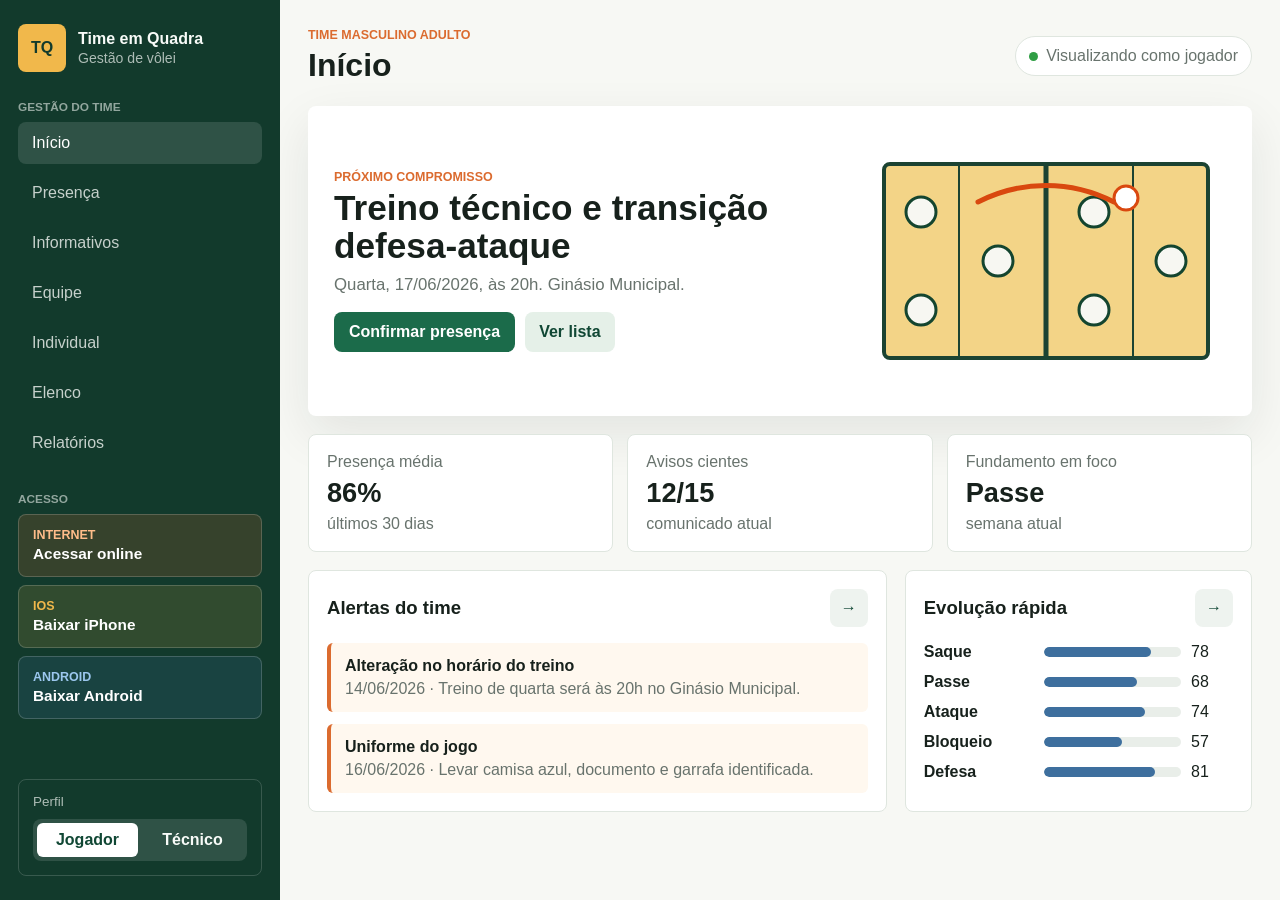
<file: index.html>
<!doctype html>
<html lang="pt-BR">
<head>
  <meta charset="utf-8">
  <meta name="viewport" content="width=device-width, initial-scale=1">
  <title>Time em Quadra</title>
  <meta name="apple-mobile-web-app-capable" content="yes">
  <meta name="apple-mobile-web-app-title" content="Time em Quadra">
  <meta name="apple-mobile-web-app-status-bar-style" content="black-translucent">
  <link rel="manifest" href="manifest.webmanifest">
  <link rel="stylesheet" href="styles.css">
</head>
<body>
  <div class="app-shell">
    <aside class="sidebar" aria-label="Navegação principal">
      <div class="brand">
        <div class="brand-mark" aria-hidden="true">TQ</div>
        <div>
          <strong>Time em Quadra</strong>
          <span>Gestão de vôlei</span>
        </div>
      </div>

      <nav class="nav-list">
        <span class="menu-label">Gestão do time</span>
        <button class="nav-item active" data-screen="dashboard">Início</button>
        <button class="nav-item" data-screen="presenca">Presença</button>
        <button class="nav-item" data-screen="mural">Informativos</button>
        <button class="nav-item" data-screen="coletivo">Equipe</button>
        <button class="nav-item" data-screen="individual">Individual</button>
        <button class="nav-item" data-screen="atletas">Elenco</button>
        <button class="nav-item" data-screen="relatorios">Relatórios</button>
      </nav>

      <div class="access-links" aria-label="Acesso e downloads">
        <span class="menu-label">Acesso</span>
        <a class="download-link web-link" href="internet.html">
          <span>Internet</span>
          <strong>Acessar online</strong>
        </a>
        <a class="download-link" href="ios.html">
          <span>iOS</span>
          <strong>Baixar iPhone</strong>
        </a>
        <a class="download-link android-link" href="android.html">
          <span>Android</span>
          <strong>Baixar Android</strong>
        </a>
      </div>

      <div class="role-switch" aria-label="Perfil de uso">
        <span>Perfil</span>
        <div class="segmented">
          <button class="active" data-role="atleta">Jogador</button>
          <button data-role="tecnico">Técnico</button>
        </div>
      </div>
    </aside>

    <main class="content">
      <header class="topbar">
        <div>
          <p class="eyebrow">Time masculino adulto</p>
          <h1 id="pageTitle">Início</h1>
        </div>
        <div class="profile-pill">
          <span class="status-dot"></span>
          <span id="roleLabel">Visualizando como jogador</span>
        </div>
      </header>

      <section class="screen active" id="dashboard">
        <div class="dashboard-grid">
          <section class="hero-panel">
            <div class="hero-copy">
              <p class="eyebrow">Próximo compromisso</p>
              <h2>Treino técnico e transição defesa-ataque</h2>
              <p>Quarta, 17/06/2026, às 20h. Ginásio Municipal.</p>
              <div class="quick-actions">
                <button class="primary-action" data-presence="Presente">Confirmar presença</button>
                <button class="secondary-action" data-screen-link="presenca">Ver lista</button>
              </div>
            </div>
            <div class="court-visual" aria-label="Diagrama de quadra de vôlei">
              <svg viewBox="0 0 360 230" role="img">
                <rect x="18" y="18" width="324" height="194" rx="6" fill="#f3d487"></rect>
                <rect x="18" y="18" width="324" height="194" rx="6" fill="none" stroke="#1b4332" stroke-width="4"></rect>
                <line x1="180" y1="18" x2="180" y2="212" stroke="#1b4332" stroke-width="5"></line>
                <line x1="93" y1="18" x2="93" y2="212" stroke="#1b4332" stroke-width="2"></line>
                <line x1="267" y1="18" x2="267" y2="212" stroke="#1b4332" stroke-width="2"></line>
                <g fill="#f7f7f2" stroke="#14452f" stroke-width="3">
                  <circle cx="55" cy="66" r="15"></circle>
                  <circle cx="55" cy="164" r="15"></circle>
                  <circle cx="132" cy="115" r="15"></circle>
                  <circle cx="228" cy="66" r="15"></circle>
                  <circle cx="305" cy="115" r="15"></circle>
                  <circle cx="228" cy="164" r="15"></circle>
                </g>
                <path d="M112 56 C155 34, 205 34, 248 56" fill="none" stroke="#d9480f" stroke-width="5" stroke-linecap="round"></path>
                <circle cx="260" cy="52" r="12" fill="#ffffff" stroke="#d9480f" stroke-width="3"></circle>
              </svg>
            </div>
          </section>

          <section class="metric-row">
            <article class="metric-card">
              <span>Presença média</span>
              <strong>86%</strong>
              <p>últimos 30 dias</p>
            </article>
            <article class="metric-card">
              <span>Avisos cientes</span>
              <strong>12/15</strong>
              <p>comunicado atual</p>
            </article>
            <article class="metric-card">
              <span>Fundamento em foco</span>
              <strong>Passe</strong>
              <p>semana atual</p>
            </article>
          </section>

          <section class="panel">
            <div class="section-heading">
              <h2>Alertas do time</h2>
              <button class="icon-button" data-screen-link="mural" title="Abrir mural" aria-label="Abrir mural">→</button>
            </div>
            <div class="notice-stack" id="dashboardNotices"></div>
          </section>

          <section class="panel">
            <div class="section-heading">
              <h2>Evolução rápida</h2>
              <button class="icon-button" data-screen-link="relatorios" title="Abrir relatórios" aria-label="Abrir relatórios">→</button>
            </div>
            <div class="skill-bars" id="dashboardSkills"></div>
          </section>
        </div>
      </section>

      <section class="screen" id="presenca">
        <div class="split-layout">
          <section class="panel">
            <div class="section-heading">
              <h2>Eventos agendados</h2>
              <span class="small-label">Confirmar status</span>
            </div>
            <div class="event-list" id="eventList"></div>
          </section>

          <section class="panel">
            <div class="section-heading">
              <h2>Histórico de assiduidade</h2>
              <span class="small-label">Resumo do mês</span>
            </div>
            <div class="table-wrap">
              <table>
                <thead>
                  <tr>
                    <th>Jogador</th>
                    <th>Presenças</th>
                    <th>Faltas</th>
                    <th>Justificadas</th>
                    <th>Assiduidade</th>
                  </tr>
                </thead>
                <tbody id="attendanceTable"></tbody>
              </table>
            </div>
          </section>
        </div>
      </section>

      <section class="screen" id="mural">
        <section class="panel">
          <div class="section-heading">
            <h2>Informativos</h2>
            <button class="primary-action admin-only">Novo aviso</button>
          </div>
          <div class="notice-grid" id="noticeGrid"></div>
        </section>
      </section>

      <section class="screen" id="coletivo">
        <div class="split-layout">
          <section class="panel">
            <div class="section-heading">
              <h2>Registro coletivo</h2>
              <span class="small-label">Pós-treino e pós-jogo</span>
            </div>
            <div class="collective-list" id="collectiveList"></div>
          </section>

          <section class="panel">
            <div class="section-heading">
              <h2>Plano do próximo treino</h2>
              <span class="small-label">Prioridades</span>
            </div>
            <ul class="focus-list">
              <li><strong>Passe:</strong> estabilizar recepção em saque flutuante.</li>
              <li><strong>Bloqueio:</strong> ajustar tempo nas extremidades.</li>
              <li><strong>Comunicação:</strong> chamada clara em bola de segunda.</li>
              <li><strong>Transição:</strong> saída rápida após defesa no fundo.</li>
            </ul>
          </section>
        </div>
      </section>

      <section class="screen" id="individual">
        <div class="athlete-toolbar">
              <label for="athleteSelect">Jogador</label>
          <select id="athleteSelect"></select>
        </div>
        <div class="individual-grid">
          <section class="panel">
            <div class="section-heading">
              <h2 id="athleteName">Perfil técnico</h2>
              <span class="small-label" id="athleteRole"></span>
            </div>
            <div class="radar-card">
              <svg id="radarChart" viewBox="0 0 260 260" role="img" aria-label="Radar de fundamentos"></svg>
            </div>
          </section>
          <section class="panel">
            <div class="section-heading">
              <h2>Fundamentos</h2>
              <span class="small-label">Notas de 0 a 10</span>
            </div>
            <div class="skill-bars" id="individualSkills"></div>
          </section>
          <section class="panel wide-panel">
            <div class="section-heading">
              <h2>Observações</h2>
              <button class="secondary-action admin-only">Adicionar feedback</button>
            </div>
            <div class="observation-box" id="observationBox"></div>
          </section>
        </div>
      </section>

      <section class="screen" id="atletas">
        <div class="split-layout">
          <section class="panel">
            <div class="section-heading">
              <h2>Incluir jogador</h2>
              <span class="small-label">Cadastro do time</span>
            </div>
            <form class="athlete-form" id="athleteForm">
              <label>
                Nome do jogador
                <input id="newAthleteName" type="text" placeholder="Ex: Ana Clara" autocomplete="off" required>
              </label>
              <label>
                Posição
                <select id="newAthleteRole">
                  <option>Ponteiro</option>
                  <option>Oposto</option>
                  <option>Levantador</option>
                  <option>Central</option>
                  <option>Líbero</option>
                  <option>Universal</option>
                </select>
              </label>
              <button class="primary-action" type="submit">Adicionar jogador</button>
            </form>
          </section>

          <section class="panel">
            <div class="section-heading">
              <h2>Elenco cadastrado</h2>
              <span class="small-label" id="athleteCount"></span>
            </div>
            <div class="athlete-list" id="athleteList"></div>
          </section>
        </div>
      </section>

      <section class="screen" id="relatorios">
        <section class="panel">
          <div class="section-heading report-heading">
            <div>
              <h2>Relatório de desempenho</h2>
              <p>Frequência, evolução técnica e leitura coletiva em uma visão única.</p>
            </div>
            <div class="segmented report-filter">
              <button class="active" data-report="jogo">Por jogo</button>
              <button data-report="semanal">Semanal</button>
              <button data-report="mensal">Mensal</button>
            </div>
          </div>
          <div id="reportContent"></div>
        </section>
      </section>
    </main>
  </div>

  <div class="toast" id="toast" role="status" aria-live="polite"></div>
  <script src="app.js"></script>
</body>
</html>
</file>
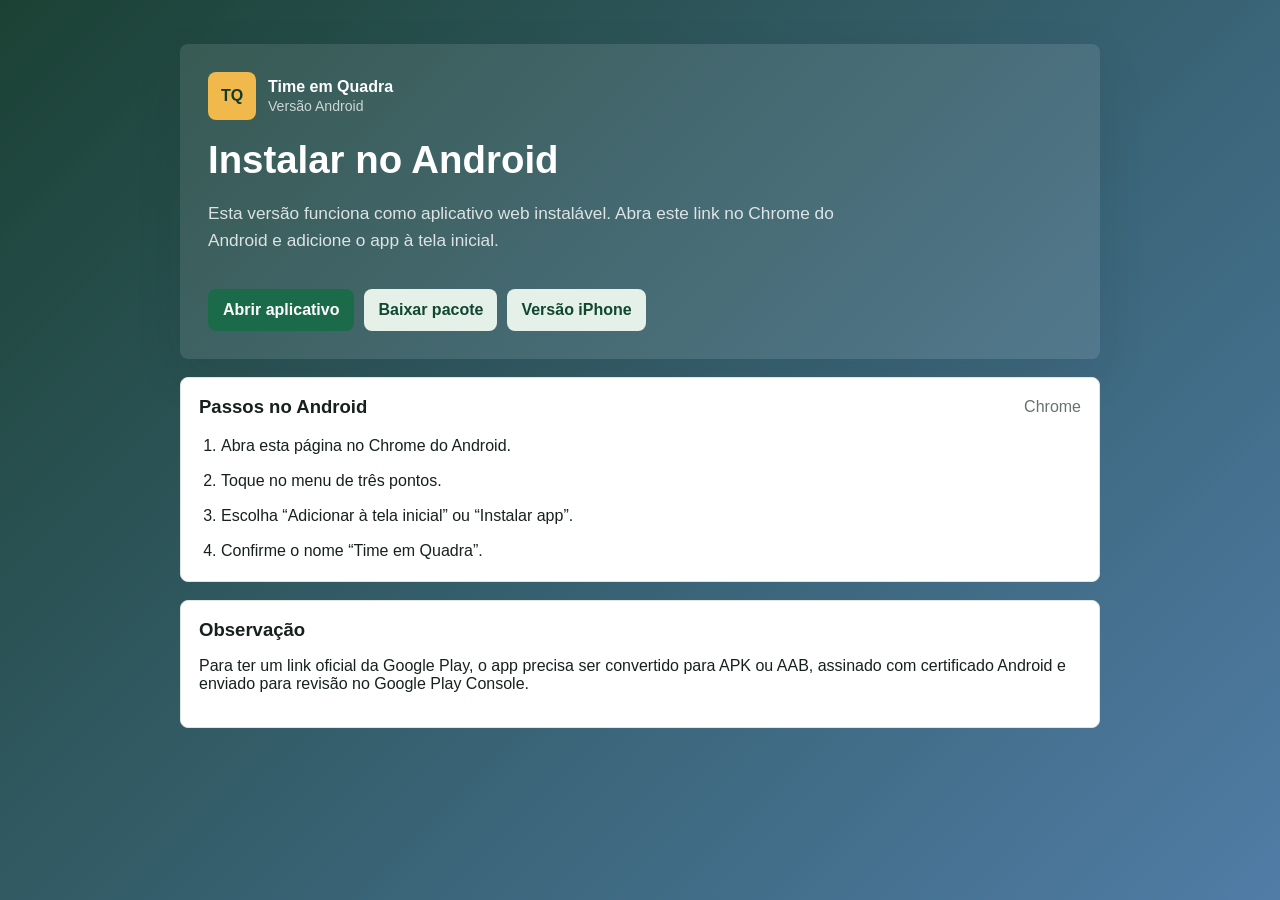
<file: android.html>
<!doctype html>
<html lang="pt-BR">
<head>
  <meta charset="utf-8">
  <meta name="viewport" content="width=device-width, initial-scale=1">
  <title>Baixar Android | Time em Quadra</title>
  <meta name="theme-color" content="#123a2c">
  <link rel="manifest" href="manifest.webmanifest">
  <link rel="stylesheet" href="styles.css">
</head>
<body class="download-page android-download">
  <main class="download-shell">
    <section class="download-hero">
      <div class="brand">
        <div class="brand-mark" aria-hidden="true">TQ</div>
        <div>
          <strong>Time em Quadra</strong>
          <span>Versão Android</span>
        </div>
      </div>

      <h1>Instalar no Android</h1>
      <p>Esta versão funciona como aplicativo web instalável. Abra este link no Chrome do Android e adicione o app à tela inicial.</p>

      <div class="download-actions">
        <a class="primary-action link-button" href="index.html">Abrir aplicativo</a>
        <a class="secondary-action link-button" href="time-em-quadra-android.zip" download>Baixar pacote</a>
        <a class="secondary-action link-button" href="ios.html">Versão iPhone</a>
      </div>
    </section>

    <section class="panel install-panel">
      <div class="section-heading">
        <h2>Passos no Android</h2>
        <span class="small-label">Chrome</span>
      </div>
      <ol class="install-steps">
        <li>Abra esta página no Chrome do Android.</li>
        <li>Toque no menu de três pontos.</li>
        <li>Escolha “Adicionar à tela inicial” ou “Instalar app”.</li>
        <li>Confirme o nome “Time em Quadra”.</li>
      </ol>
    </section>

    <section class="panel install-panel">
      <div class="section-heading">
        <h2>Observação</h2>
      </div>
      <p>Para ter um link oficial da Google Play, o app precisa ser convertido para APK ou AAB, assinado com certificado Android e enviado para revisão no Google Play Console.</p>
    </section>
  </main>
</body>
</html>
</file>
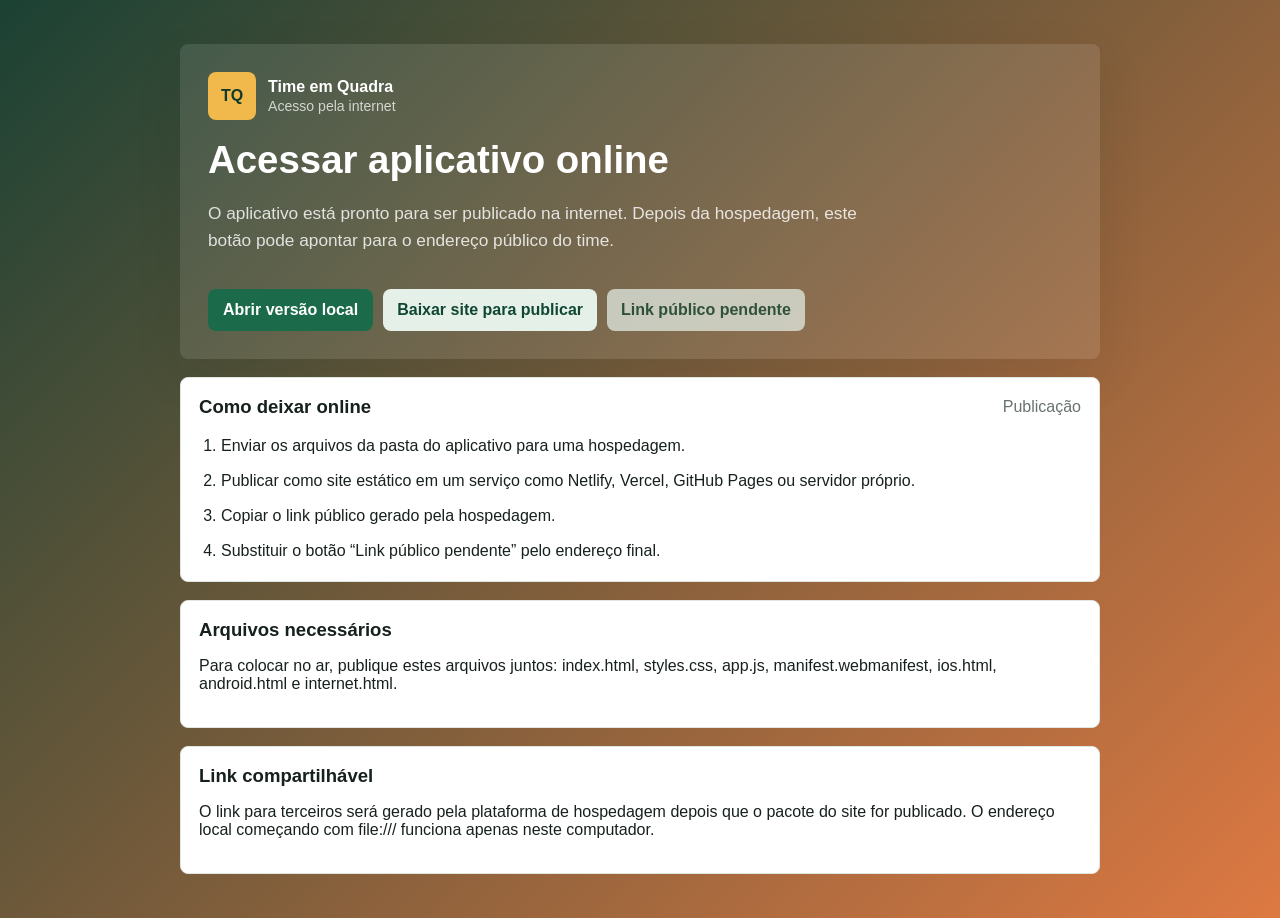
<file: internet.html>
<!doctype html>
<html lang="pt-BR">
<head>
  <meta charset="utf-8">
  <meta name="viewport" content="width=device-width, initial-scale=1">
  <title>Acesso Online | Time em Quadra</title>
  <meta name="theme-color" content="#123a2c">
  <link rel="manifest" href="manifest.webmanifest">
  <link rel="stylesheet" href="styles.css">
</head>
<body class="download-page web-download">
  <main class="download-shell">
    <section class="download-hero">
      <div class="brand">
        <div class="brand-mark" aria-hidden="true">TQ</div>
        <div>
          <strong>Time em Quadra</strong>
          <span>Acesso pela internet</span>
        </div>
      </div>

      <h1>Acessar aplicativo online</h1>
      <p>O aplicativo está pronto para ser publicado na internet. Depois da hospedagem, este botão pode apontar para o endereço público do time.</p>

      <div class="download-actions">
        <a class="primary-action link-button" href="index.html">Abrir versão local</a>
        <a class="secondary-action link-button" href="time-em-quadra-site-publicavel.zip" download>Baixar site para publicar</a>
        <a class="secondary-action link-button disabled-link" aria-disabled="true">Link público pendente</a>
      </div>
    </section>

    <section class="panel install-panel">
      <div class="section-heading">
        <h2>Como deixar online</h2>
        <span class="small-label">Publicação</span>
      </div>
      <ol class="install-steps">
        <li>Enviar os arquivos da pasta do aplicativo para uma hospedagem.</li>
        <li>Publicar como site estático em um serviço como Netlify, Vercel, GitHub Pages ou servidor próprio.</li>
        <li>Copiar o link público gerado pela hospedagem.</li>
        <li>Substituir o botão “Link público pendente” pelo endereço final.</li>
      </ol>
    </section>

    <section class="panel install-panel">
      <div class="section-heading">
        <h2>Arquivos necessários</h2>
      </div>
      <p>Para colocar no ar, publique estes arquivos juntos: index.html, styles.css, app.js, manifest.webmanifest, ios.html, android.html e internet.html.</p>
    </section>

    <section class="panel install-panel">
      <div class="section-heading">
        <h2>Link compartilhável</h2>
      </div>
      <p>O link para terceiros será gerado pela plataforma de hospedagem depois que o pacote do site for publicado. O endereço local começando com file:/// funciona apenas neste computador.</p>
    </section>
  </main>
</body>
</html>
</file>
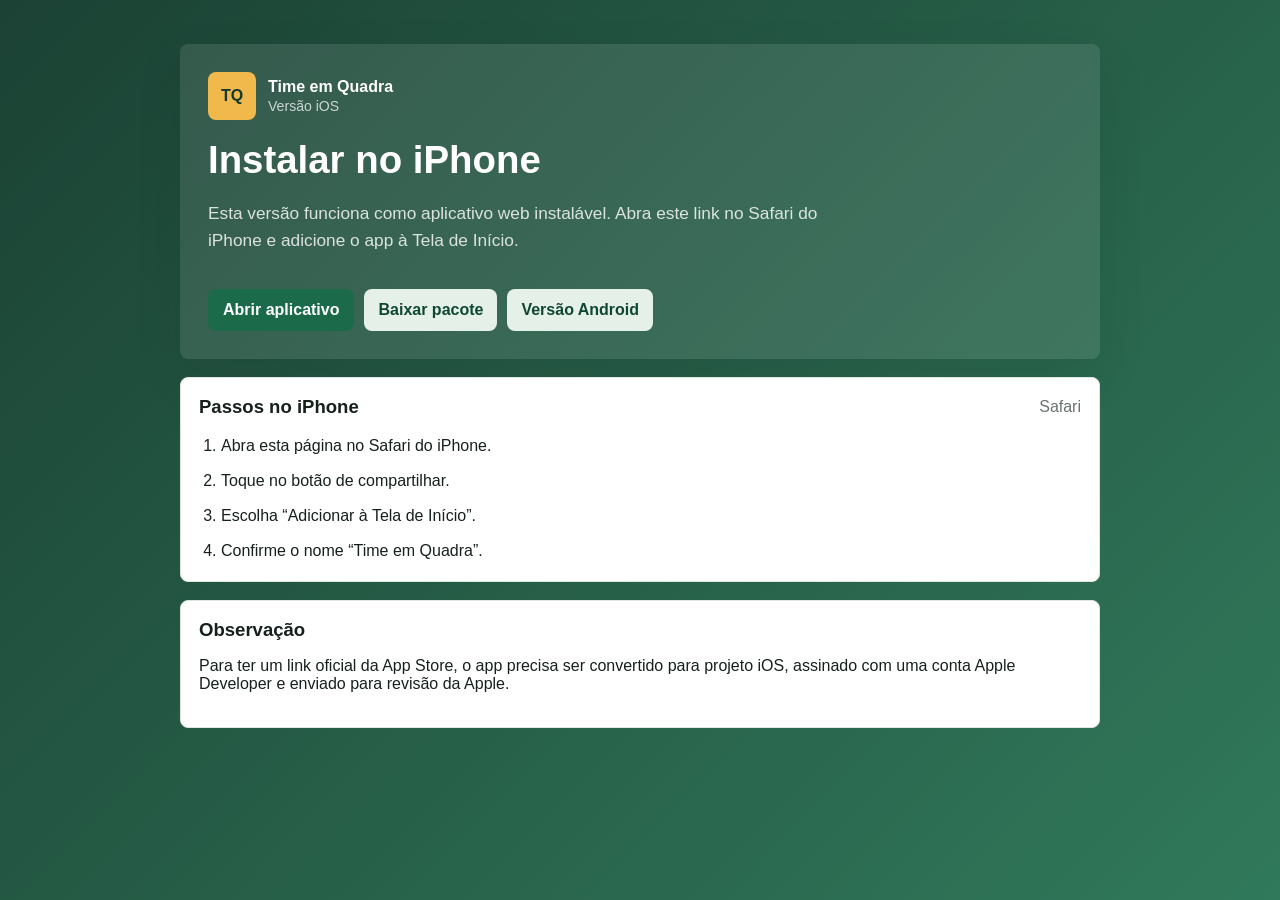
<file: ios.html>
<!doctype html>
<html lang="pt-BR">
<head>
  <meta charset="utf-8">
  <meta name="viewport" content="width=device-width, initial-scale=1">
  <title>Baixar iOS | Time em Quadra</title>
  <meta name="apple-mobile-web-app-capable" content="yes">
  <meta name="apple-mobile-web-app-title" content="Time em Quadra">
  <meta name="apple-mobile-web-app-status-bar-style" content="black-translucent">
  <link rel="manifest" href="manifest.webmanifest">
  <link rel="stylesheet" href="styles.css">
</head>
<body class="download-page">
  <main class="download-shell">
    <section class="download-hero">
      <div class="brand">
        <div class="brand-mark" aria-hidden="true">TQ</div>
        <div>
          <strong>Time em Quadra</strong>
          <span>Versão iOS</span>
        </div>
      </div>

      <h1>Instalar no iPhone</h1>
      <p>Esta versão funciona como aplicativo web instalável. Abra este link no Safari do iPhone e adicione o app à Tela de Início.</p>

      <div class="download-actions">
        <a class="primary-action link-button" href="index.html">Abrir aplicativo</a>
        <a class="secondary-action link-button" href="time-em-quadra-ios.zip" download>Baixar pacote</a>
        <a class="secondary-action link-button" href="android.html">Versão Android</a>
      </div>
    </section>

    <section class="panel install-panel">
      <div class="section-heading">
        <h2>Passos no iPhone</h2>
        <span class="small-label">Safari</span>
      </div>
      <ol class="install-steps">
        <li>Abra esta página no Safari do iPhone.</li>
        <li>Toque no botão de compartilhar.</li>
        <li>Escolha “Adicionar à Tela de Início”.</li>
        <li>Confirme o nome “Time em Quadra”.</li>
      </ol>
    </section>

    <section class="panel install-panel">
      <div class="section-heading">
        <h2>Observação</h2>
      </div>
      <p>Para ter um link oficial da App Store, o app precisa ser convertido para projeto iOS, assinado com uma conta Apple Developer e enviado para revisão da Apple.</p>
    </section>
  </main>
</body>
</html>
</file>
<file: styles.css>
:root {
  --ink: #17211c;
  --muted: #68736d;
  --line: #dfe6df;
  --bg: #f7f8f4;
  --panel: #ffffff;
  --green: #1b6b4a;
  --green-dark: #104734;
  --amber: #f1b84b;
  --orange: #db6b2f;
  --blue: #3e6f9e;
  --red: #b94040;
  --shadow: 0 18px 50px rgba(23, 33, 28, 0.09);
}

* {
  box-sizing: border-box;
}

body {
  margin: 0;
  min-height: 100vh;
  color: var(--ink);
  background: var(--bg);
  font-family: Inter, "Segoe UI", Arial, sans-serif;
}

button,
select,
textarea,
input {
  font: inherit;
}

.app-shell {
  display: grid;
  grid-template-columns: 280px minmax(0, 1fr);
  min-height: 100vh;
}

.sidebar {
  position: sticky;
  top: 0;
  height: 100vh;
  padding: 24px 18px;
  color: #f8fbf8;
  background: #123a2c;
  display: flex;
  flex-direction: column;
  gap: 28px;
}

.brand {
  display: flex;
  align-items: center;
  gap: 12px;
  min-width: 0;
}

.brand-mark {
  display: grid;
  width: 48px;
  height: 48px;
  place-items: center;
  border-radius: 8px;
  background: var(--amber);
  color: #123a2c;
  font-weight: 900;
}

.brand strong,
.brand span {
  display: block;
}

.brand span {
  color: rgba(248, 251, 248, 0.68);
  font-size: 0.88rem;
  margin-top: 2px;
}

.nav-list {
  display: grid;
  gap: 8px;
}

.menu-label {
  display: block;
  color: rgba(248, 251, 248, 0.56);
  font-size: 0.74rem;
  font-weight: 900;
  letter-spacing: 0;
  text-transform: uppercase;
}

.nav-item {
  border: 0;
  border-radius: 8px;
  padding: 12px 14px;
  background: transparent;
  color: rgba(248, 251, 248, 0.78);
  cursor: pointer;
  text-align: left;
}

.nav-item:hover,
.nav-item.active {
  background: rgba(255, 255, 255, 0.12);
  color: #ffffff;
}

.download-link {
  display: grid;
  gap: 3px;
  padding: 13px 14px;
  border: 1px solid rgba(255, 255, 255, 0.18);
  border-radius: 8px;
  color: #ffffff;
  background: rgba(241, 184, 75, 0.14);
  text-decoration: none;
}

.access-links {
  display: grid;
  gap: 8px;
}

.download-link span {
  color: var(--amber);
  font-size: 0.78rem;
  font-weight: 900;
  text-transform: uppercase;
}

.download-link strong {
  font-size: 0.96rem;
}

.download-link.android-link {
  background: rgba(62, 111, 158, 0.18);
}

.download-link.android-link span {
  color: #9cc7ee;
}

.download-link.web-link {
  background: rgba(219, 107, 47, 0.18);
}

.download-link.web-link span {
  color: #ffbd8a;
}

.role-switch {
  margin-top: auto;
  padding: 14px;
  border: 1px solid rgba(255, 255, 255, 0.16);
  border-radius: 8px;
}

.role-switch span {
  display: block;
  color: rgba(248, 251, 248, 0.68);
  font-size: 0.84rem;
  margin-bottom: 10px;
}

.segmented {
  display: flex;
  padding: 4px;
  gap: 4px;
  border-radius: 8px;
  background: rgba(18, 58, 44, 0.08);
}

.role-switch .segmented {
  background: rgba(255, 255, 255, 0.12);
}

.segmented button {
  flex: 1;
  min-height: 34px;
  border: 0;
  border-radius: 6px;
  background: transparent;
  color: inherit;
  cursor: pointer;
  font-weight: 700;
}

.segmented button.active {
  background: #ffffff;
  color: var(--green-dark);
}

.content {
  min-width: 0;
  padding: 28px;
}

.topbar {
  display: flex;
  align-items: center;
  justify-content: space-between;
  gap: 18px;
  margin-bottom: 22px;
}

.eyebrow {
  margin: 0 0 5px;
  color: var(--orange);
  font-size: 0.78rem;
  font-weight: 900;
  letter-spacing: 0;
  text-transform: uppercase;
}

h1,
h2,
h3,
p {
  margin-top: 0;
}

h1 {
  margin-bottom: 0;
  font-size: 2rem;
}

h2 {
  font-size: 1.16rem;
  margin-bottom: 0;
}

.profile-pill,
.small-label {
  display: inline-flex;
  align-items: center;
  gap: 8px;
  color: var(--muted);
  white-space: nowrap;
}

.profile-pill {
  padding: 10px 13px;
  border: 1px solid var(--line);
  border-radius: 999px;
  background: #ffffff;
}

.status-dot {
  width: 9px;
  height: 9px;
  border-radius: 99px;
  background: #2f9e44;
}

.screen {
  display: none;
}

.screen.active {
  display: block;
}

.dashboard-grid,
.split-layout,
.individual-grid {
  display: grid;
  gap: 18px;
}

.dashboard-grid {
  grid-template-columns: minmax(0, 1.25fr) minmax(320px, 0.75fr);
}

.hero-panel {
  grid-column: 1 / -1;
  display: grid;
  grid-template-columns: minmax(0, 1fr) 360px;
  align-items: center;
  gap: 22px;
  min-height: 310px;
  padding: 26px;
  border-radius: 8px;
  background: #ffffff;
  box-shadow: var(--shadow);
  overflow: hidden;
}

.hero-copy h2 {
  max-width: 650px;
  margin-bottom: 10px;
  font-size: 2.2rem;
  line-height: 1.08;
}

.hero-copy p:not(.eyebrow) {
  color: var(--muted);
  font-size: 1.05rem;
}

.quick-actions,
.event-actions,
.notice-actions {
  display: flex;
  flex-wrap: wrap;
  gap: 10px;
}

.primary-action,
.secondary-action,
.icon-button {
  border: 0;
  border-radius: 8px;
  cursor: pointer;
  font-weight: 800;
}

.primary-action {
  padding: 11px 15px;
  color: #ffffff;
  background: var(--green);
}

.secondary-action {
  padding: 10px 14px;
  color: var(--green-dark);
  background: #e5f0e8;
}

.icon-button {
  display: grid;
  width: 38px;
  height: 38px;
  place-items: center;
  background: #eef3ef;
  color: var(--green-dark);
}

.court-visual {
  min-width: 0;
}

.court-visual svg {
  width: 100%;
  height: auto;
  display: block;
}

.metric-row {
  display: grid;
  grid-template-columns: repeat(3, minmax(0, 1fr));
  gap: 14px;
  grid-column: 1 / -1;
}

.metric-card,
.panel,
.event-card,
.notice-card,
.record-card {
  border: 1px solid var(--line);
  border-radius: 8px;
  background: var(--panel);
}

.metric-card {
  padding: 18px;
}

.metric-card span,
.metric-card p {
  color: var(--muted);
}

.metric-card strong {
  display: block;
  margin: 6px 0;
  font-size: 1.7rem;
}

.metric-card p {
  margin-bottom: 0;
}

.panel {
  padding: 18px;
}

.section-heading {
  display: flex;
  align-items: center;
  justify-content: space-between;
  gap: 14px;
  margin-bottom: 16px;
}

.notice-stack,
.event-list,
.collective-list,
.skill-bars,
.notice-grid {
  display: grid;
  gap: 12px;
}

.notice-item,
.event-card,
.notice-card,
.record-card {
  padding: 14px;
}

.notice-item {
  border-left: 4px solid var(--orange);
  background: #fff8ef;
  border-radius: 6px;
}

.notice-item strong,
.notice-card strong {
  display: block;
  margin-bottom: 5px;
}

.notice-item p,
.notice-card p,
.record-card p,
.event-card p,
.report-heading p {
  color: var(--muted);
  margin-bottom: 0;
}

.skill-row {
  display: grid;
  grid-template-columns: 110px minmax(0, 1fr) 42px;
  align-items: center;
  gap: 10px;
}

.skill-track {
  height: 10px;
  border-radius: 999px;
  background: #e9eee9;
  overflow: hidden;
}

.skill-fill {
  height: 100%;
  border-radius: inherit;
  background: var(--blue);
}

.split-layout {
  grid-template-columns: minmax(360px, 0.95fr) minmax(0, 1.05fr);
}

.event-card {
  display: grid;
  gap: 12px;
}

.event-meta {
  display: flex;
  flex-wrap: wrap;
  gap: 8px;
  color: var(--muted);
  font-size: 0.9rem;
}

.chip {
  display: inline-flex;
  align-items: center;
  min-height: 26px;
  padding: 4px 9px;
  border-radius: 999px;
  background: #eef3ef;
  color: var(--green-dark);
  font-size: 0.84rem;
  font-weight: 800;
}

.event-actions button,
.notice-actions button {
  min-height: 36px;
  padding: 8px 10px;
  border: 1px solid var(--line);
  border-radius: 8px;
  background: #ffffff;
  cursor: pointer;
  color: var(--ink);
  font-weight: 700;
}

.event-actions button.selected {
  border-color: var(--green);
  background: #e5f0e8;
  color: var(--green-dark);
}

.table-wrap {
  width: 100%;
  overflow-x: auto;
}

table {
  width: 100%;
  min-width: 620px;
  border-collapse: collapse;
}

th,
td {
  padding: 12px 10px;
  border-bottom: 1px solid var(--line);
  text-align: left;
}

th {
  color: var(--muted);
  font-size: 0.82rem;
}

.notice-grid {
  grid-template-columns: repeat(2, minmax(0, 1fr));
}

.notice-card {
  display: grid;
  gap: 12px;
}

.notice-card.read {
  border-color: #9fcea9;
}

.focus-list {
  display: grid;
  gap: 13px;
  padding-left: 18px;
  margin: 0;
}

.focus-list li {
  line-height: 1.45;
}

.athlete-toolbar {
  display: inline-flex;
  align-items: center;
  gap: 10px;
  margin-bottom: 16px;
  padding: 10px;
  border: 1px solid var(--line);
  border-radius: 8px;
  background: #ffffff;
}

select {
  min-height: 38px;
  padding: 0 34px 0 10px;
  border: 1px solid var(--line);
  border-radius: 7px;
  background: #ffffff;
}

input {
  min-height: 38px;
  padding: 0 10px;
  border: 1px solid var(--line);
  border-radius: 7px;
  background: #ffffff;
}

.athlete-form {
  display: grid;
  gap: 14px;
}

.athlete-form label {
  display: grid;
  gap: 7px;
  color: var(--muted);
  font-weight: 700;
}

.athlete-list {
  display: grid;
  gap: 10px;
}

.athlete-card {
  display: flex;
  align-items: center;
  justify-content: space-between;
  gap: 12px;
  padding: 12px;
  border: 1px solid var(--line);
  border-radius: 8px;
  background: #f8faf8;
}

.athlete-card strong,
.athlete-card span {
  display: block;
}

.athlete-card span {
  color: var(--muted);
  margin-top: 3px;
}

.danger-action {
  min-height: 36px;
  padding: 8px 11px;
  border: 0;
  border-radius: 8px;
  color: #ffffff;
  background: var(--red);
  cursor: pointer;
  font-weight: 800;
}

.individual-grid {
  grid-template-columns: 360px minmax(0, 1fr);
}

.wide-panel {
  grid-column: 1 / -1;
}

.radar-card {
  display: grid;
  place-items: center;
  min-height: 300px;
}

.radar-card svg {
  width: min(100%, 300px);
  height: auto;
}

.observation-box {
  display: grid;
  gap: 10px;
}

.observation-box p {
  margin: 0;
  padding: 12px;
  border-radius: 8px;
  background: #f6f8f6;
}

.report-filter {
  min-width: 310px;
  color: var(--ink);
}

.report-layout {
  display: grid;
  grid-template-columns: 0.9fr 1.1fr;
  gap: 16px;
}

.summary-list {
  display: grid;
  gap: 10px;
}

.summary-line {
  display: flex;
  justify-content: space-between;
  gap: 12px;
  padding: 12px;
  border-radius: 8px;
  background: #f6f8f6;
}

.summary-line span {
  color: var(--muted);
}

.summary-line strong {
  text-align: right;
}

.toast {
  position: fixed;
  right: 20px;
  bottom: 20px;
  max-width: min(420px, calc(100vw - 40px));
  padding: 13px 15px;
  border-radius: 8px;
  color: #ffffff;
  background: var(--green-dark);
  box-shadow: var(--shadow);
  transform: translateY(24px);
  opacity: 0;
  pointer-events: none;
  transition: opacity 160ms ease, transform 160ms ease;
}

.toast.show {
  opacity: 1;
  transform: translateY(0);
}

.download-page {
  min-height: 100vh;
  background:
    linear-gradient(135deg, rgba(18, 58, 44, 0.96), rgba(27, 107, 74, 0.9)),
    var(--bg);
}

.android-download {
  background:
    linear-gradient(135deg, rgba(18, 58, 44, 0.96), rgba(62, 111, 158, 0.9)),
    var(--bg);
}

.web-download {
  background:
    linear-gradient(135deg, rgba(18, 58, 44, 0.96), rgba(219, 107, 47, 0.9)),
    var(--bg);
}

.download-shell {
  width: min(920px, calc(100% - 36px));
  margin: 0 auto;
  padding: 44px 0;
}

.download-hero {
  display: grid;
  gap: 18px;
  padding: 28px;
  border-radius: 8px;
  color: #ffffff;
  background: rgba(255, 255, 255, 0.1);
  box-shadow: var(--shadow);
}

.download-hero .brand span {
  color: rgba(255, 255, 255, 0.74);
}

.download-hero h1 {
  font-size: 2.4rem;
}

.download-hero p {
  max-width: 650px;
  color: rgba(255, 255, 255, 0.82);
  font-size: 1.08rem;
  line-height: 1.55;
}

.download-actions {
  display: flex;
  flex-wrap: wrap;
  gap: 10px;
}

.link-button {
  display: inline-flex;
  align-items: center;
  justify-content: center;
  min-height: 42px;
  text-decoration: none;
}

.disabled-link {
  cursor: default;
  opacity: 0.72;
}

.install-panel {
  margin-top: 18px;
}

.install-steps {
  display: grid;
  gap: 12px;
  margin: 0;
  padding-left: 22px;
}

.install-steps li {
  line-height: 1.45;
}

.admin-only.hidden {
  display: none;
}

@media (max-width: 980px) {
  .app-shell {
    grid-template-columns: 1fr;
  }

  .sidebar {
    position: static;
    height: auto;
  }

  .nav-list {
    grid-template-columns: repeat(2, minmax(0, 1fr));
  }

  .role-switch {
    margin-top: 0;
  }

  .dashboard-grid,
  .split-layout,
  .individual-grid,
  .report-layout,
  .notice-grid {
    grid-template-columns: 1fr;
  }

  .hero-panel {
    grid-template-columns: 1fr;
  }

  .metric-row {
    grid-template-columns: 1fr;
  }
}

@media (max-width: 640px) {
  .content {
    padding: 18px;
  }

  .topbar,
  .section-heading,
  .report-heading {
    align-items: flex-start;
    flex-direction: column;
  }

  .hero-panel {
    padding: 18px;
  }

  .hero-copy h2 {
    font-size: 1.55rem;
  }

  .nav-list {
    grid-template-columns: 1fr;
  }

  .skill-row {
    grid-template-columns: 92px minmax(0, 1fr) 34px;
  }

  .report-filter {
    width: 100%;
    min-width: 0;
  }
}
</file>
